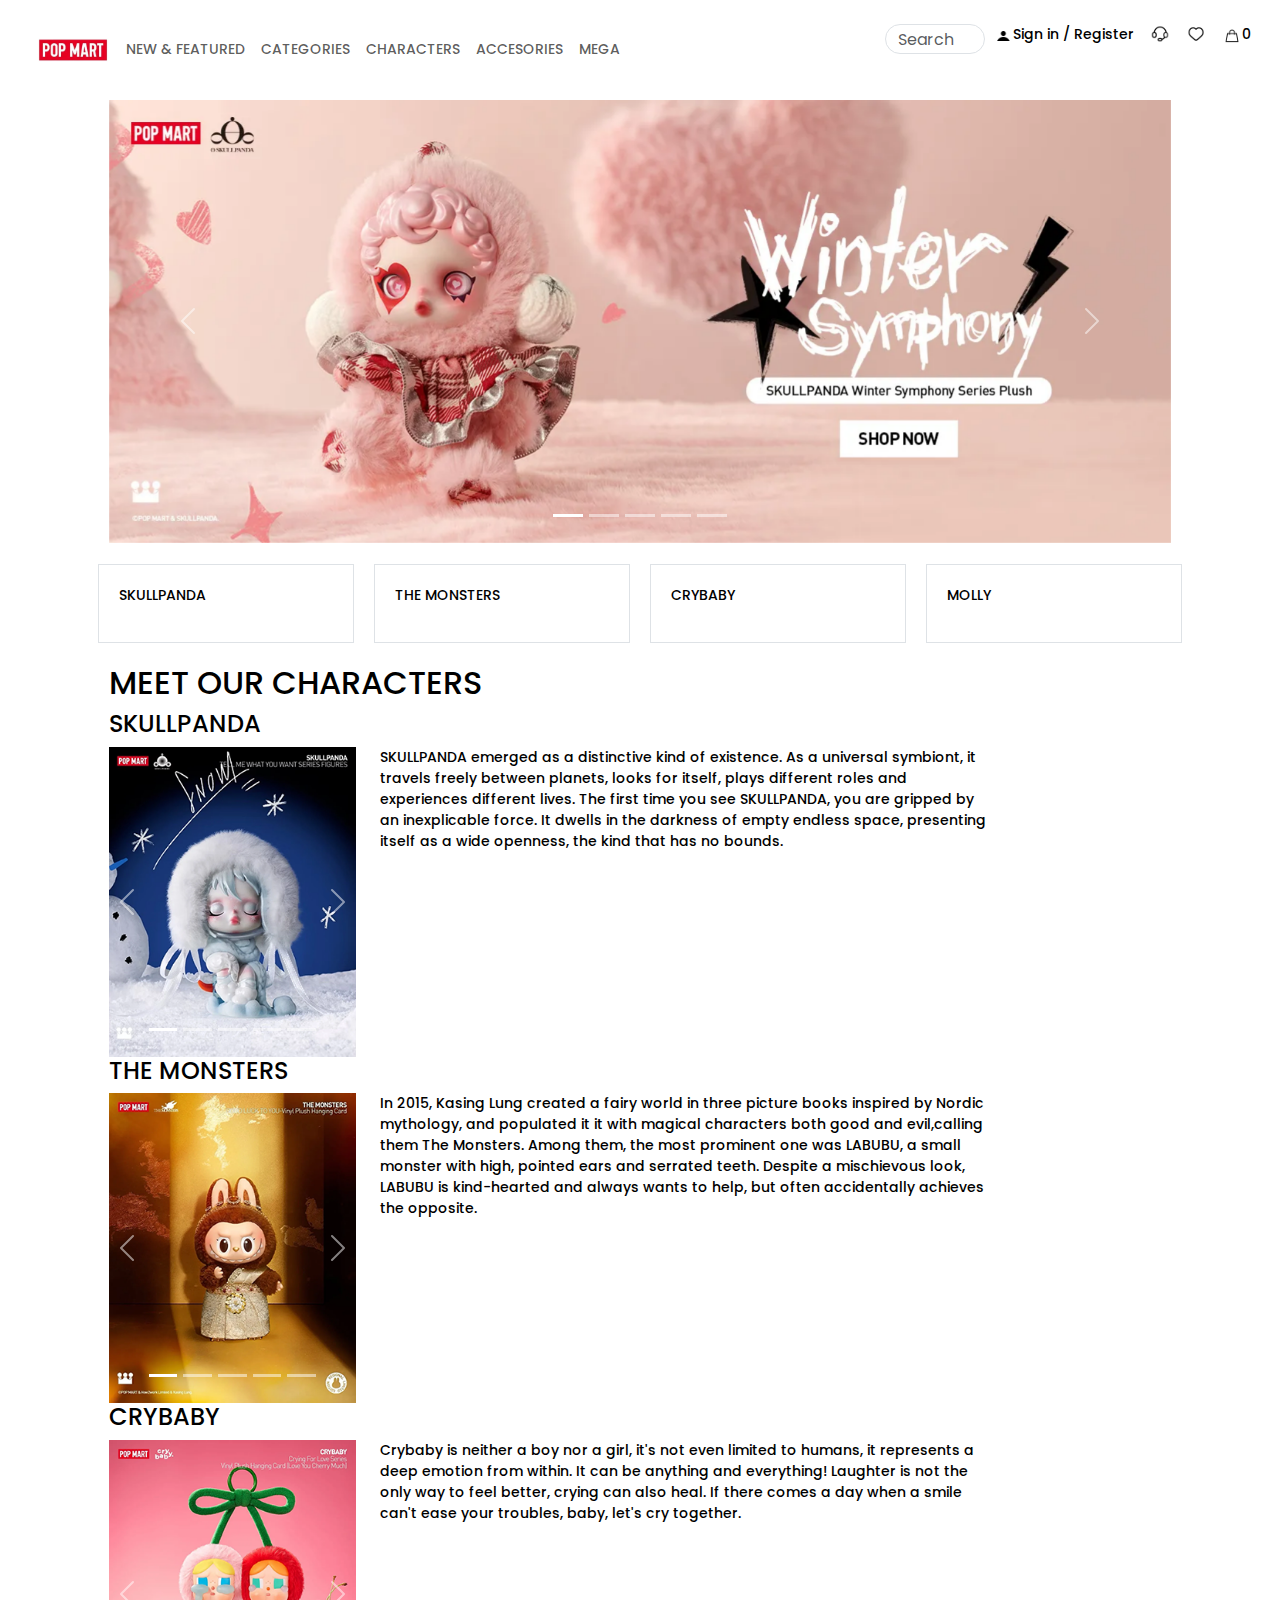
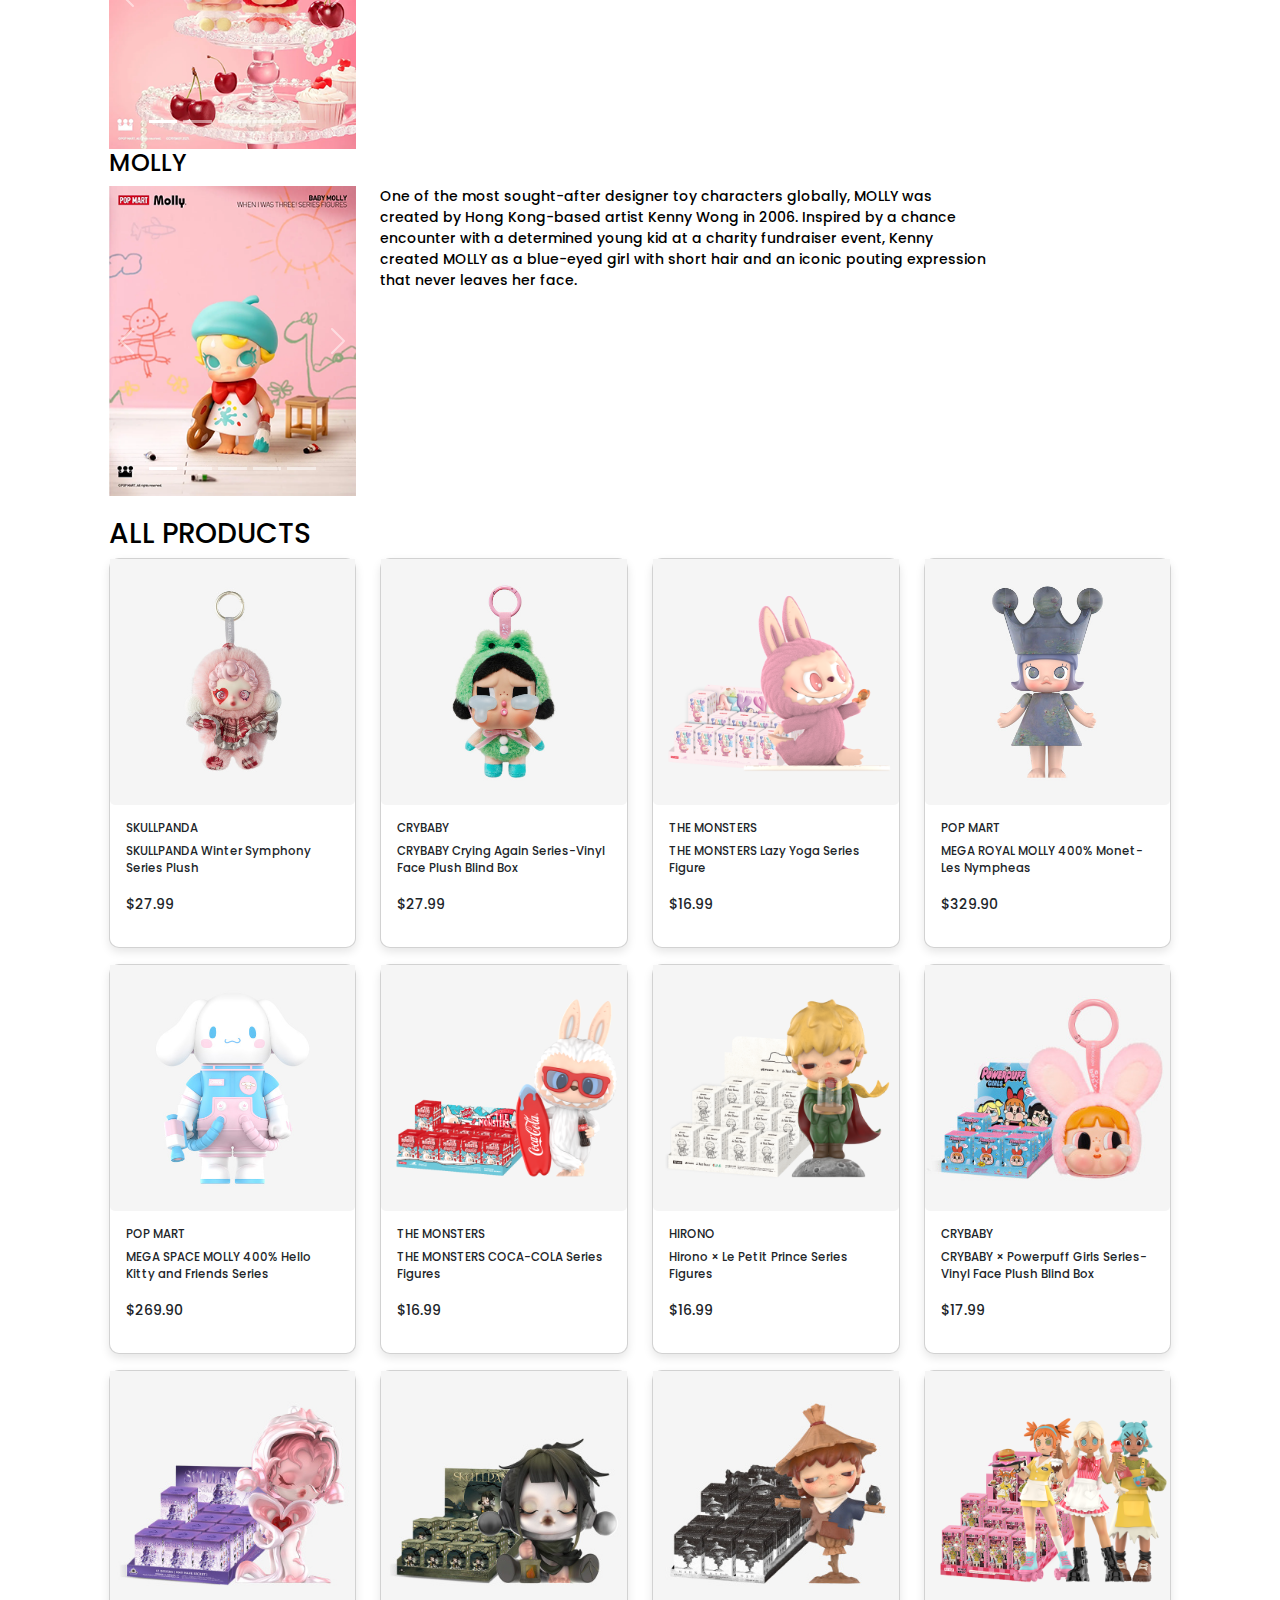
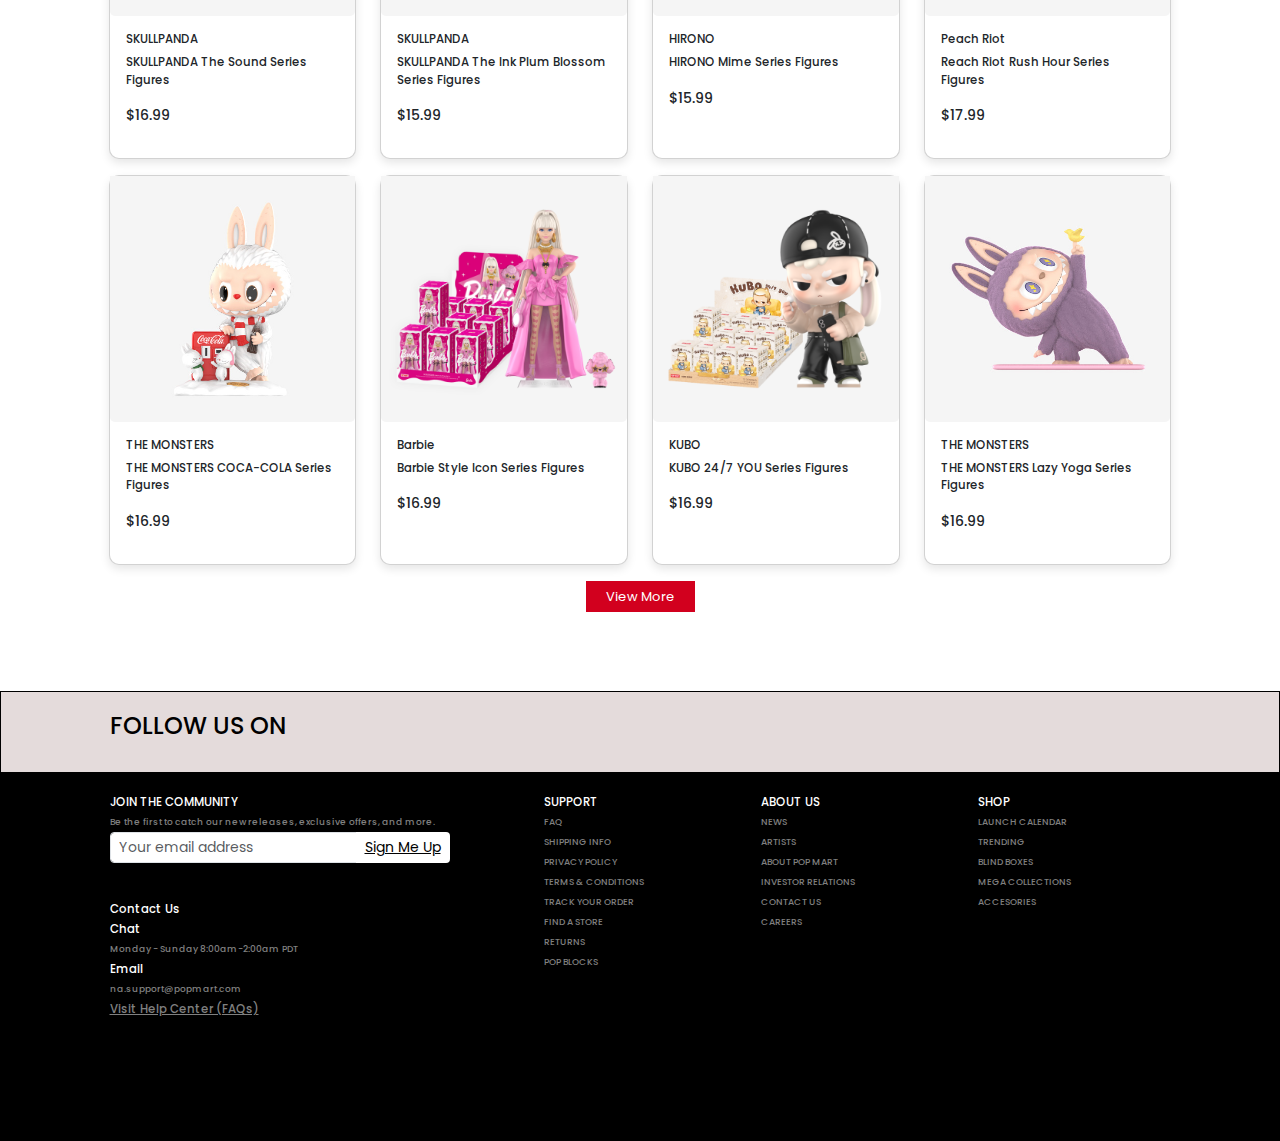
<file: index.html>
<html>

<head>
    <!-- Latest compiled and minified CSS -->
    <link href="https://cdn.jsdelivr.net/npm/bootstrap@5.3.3/dist/css/bootstrap.min.css" rel="stylesheet">

    <!-- Latest compiled JavaScript -->
    <script src="https://cdn.jsdelivr.net/npm/bootstrap@5.3.3/dist/js/bootstrap.bundle.min.js"></script>
    <meta charset="utf-8">
    <meta http-equiv="X-UA-Compatible" content="IE=edge">
    <title>POP MART (home) </title>
    <link rel="icon" type="image/x-icon" href="images/headic.png">
    <meta name="description" content="">
    <meta name="viewport" content="width=device-width, initial-scale=1">
    <link rel="stylesheet" href="company.css">
    <link rel="preconnect" href="https://fonts.googleapis.com">
    <link rel="preconnect" href="https://fonts.gstatic.com" crossorigin>
    <link
        href="https://fonts.googleapis.com/css2?family=Poppins:ital,wght@0,100;0,200;0,300;0,400;0,500;0,600;0,700;0,800;0,900;1,100;1,200;1,300;1,400;1,500;1,600;1,700;1,800;1,900&display=swap"
        rel="stylesheet">
</head>

<body class="poppins">
    <nav class="navbar navbar-expand-sm" style="height: 100px;">
        <div class="container-fluid">
            <a class="navbar-brand" href="javascript:void(0)"><a href="index.html"><img src="icon.webp"
                        style="width: 90px;"></a></a>
            <button class="navbar-toggler" type="button" data-bs-toggle="collapse" data-bs-target="#mynavbar">
                <span class="navbar-toggler-icon"></span>
            </button>
            <div class="collapse navbar-collapse" id="mynavbar">
                <div class="col-sm-8">
                    <ul class="navbar-nav me-auto">
                        <li class="nav-item">
                            <a class="nav-link" href="javascript:void(0)">NEW & FEATURED</a>
                        </li>
                        <li class="nav-item">
                            <a class="nav-link" href="javascript:void(0)">CATEGORIES</a>
                        </li>
                        <li class="nav-item">
                            <a class="nav-link" href="javascript:void(0)">CHARACTERS</a>
                        </li>
                        <li class="nav-item">
                            <a class="nav-link" href="javascript:void(0)">ACCESORIES</a>
                        </li>
                        <li class="nav-item">
                            <a class="nav-link" href="javascript:void(0)">MEGA</a>
                        </li>
                    </ul>
                </div>
                <div>
                    <form class="d-flex">
                        <input class="form-control me-2" type="text" placeholder="Search"
                            style="width:100px; height:30px;" id="search">
                        <div class="icons">
                            <p><img src="images/user.png" class="icon"><a href="member.html">Sign in / Register</a></p>
                            <p><img src="images/service.webp" class="icon"></p>
                            <p><img src="images/heart.png" class="icon"></p>
                            <p><img src="images/bag.png" class="icon">0</p>
                        </div>
                    </form>
                </div>
            </div>
        </div>
    </nav>
    <div class="row">
        <div class="col-sm-1"></div>
        <div class="col-sm-10">

            <!-- Carousel -->
            <div id="demo" class="carousel slide" data-bs-ride="carousel">

                <!-- Indicators/dots -->
                <div class="carousel-indicators">
                    <button type="button" data-bs-target="#demo" data-bs-slide-to="0" class="active"></button>
                    <button type="button" data-bs-target="#demo" data-bs-slide-to="1"></button>
                    <button type="button" data-bs-target="#demo" data-bs-slide-to="2"></button>
                    <button type="button" data-bs-target="#demo" data-bs-slide-to="3"></button>
                    <button type="button" data-bs-target="#demo" data-bs-slide-to="4"></button>
                </div>

                <!-- The slideshow/carousel -->
                <div class="carousel-inner">
                    <div class="carousel-item active">
                        <img src="images/slide1.webp" alt="skull panda" class="d-block" style="width:100%">
                    </div>
                    <div class="carousel-item">
                        <img src="images/slide2re.webp" alt="mega space molly" class="d-block" style="width:100%">
                    </div>
                    <div class="carousel-item">
                        <img src="images/slide3.webp" alt="member early access" class="d-block" style="width:100%">
                    </div>
                    <div class="carousel-item">
                        <img src="images/slide4.webp" alt="pop now" class="d-block" style="width:100%">
                    </div>
                    <div class="carousel-item">
                        <img src="images/slide5.webp" alt="jujutsu figures" class="d-block" style="width:100%">
                    </div>

                    <!-- Left and right controls/icons -->
                    <button class="carousel-control-prev" type="button" data-bs-target="#demo" data-bs-slide="prev">
                        <span class="carousel-control-prev-icon"></span>
                    </button>
                    <button class="carousel-control-next" type="button" data-bs-target="#demo" data-bs-slide="next">
                        <span class="carousel-control-next-icon"></span>
                    </button>
                </div>
            </div>
        </div>
        <div class="col-sm-1"></div>
    </div>

    <br>

    <nav>
        <ul class="nav">
            <li class="nav-item1">
                <div class="border" id="text">
                    <p class="groove"><a href="#skull">SKULLPANDA</a></p>
                </div>
            </li>
            <li class="nav-item1">
                <div class="border" id="text">
                    <p class="groove"><a href="#monster">THE MONSTERS</a></p>
                </div>
            </li>
            <li class="nav-item1">
                <div class="border" id="text">
                    <p class="groove"><a href="#crybaby">CRYBABY</a></p>
                </div>
            </li>
            <li class="nav-item1">
                <div class="border" id="text">
                    <p class="groove"><a href="#molly">MOLLY</a></p>
                </div>
            </li>
        </ul>
    </nav>

    <br>

    <div class="row" id="skull">
        <div class="col-sm-1"></div>
        <div class="col-sm-10">
            <h2>MEET OUR CHARACTERS</h2>
            <h4>SKULLPANDA</h4>
            <div class="row">
                <div class="col-sm-3">
                    <!-- Carousel -->
                    <div id="demo2" class="carousel slide" data-bs-ride="carousel">

                        <!-- Indicators/dots -->
                        <div class="carousel-indicators">
                            <button type="button" data-bs-target="#demo2" data-bs-slide-to="0" class="active"></button>
                            <button type="button" data-bs-target="#demo2" data-bs-slide-to="1"></button>
                            <button type="button" data-bs-target="#demo2" data-bs-slide-to="2"></button>
                            <button type="button" data-bs-target="#demo2" data-bs-slide-to="3"></button>
                            <button type="button" data-bs-target="#demo2" data-bs-slide-to="4"></button>
                        </div>

                        <!-- The slideshow/carousel -->
                        <div class="carousel-inner">
                            <div class="carousel-item active">
                                <img src="images/skullpanda2ff.png" alt="skull panda" class="d-block"
                                    style="width:100%">
                            </div>
                            <div class="carousel-item">
                                <img src="images/skullpanda3ff.png" alt="mega space molly" class="d-block"
                                    style="width:100%">
                            </div>
                            <div class="carousel-item">
                                <img src="images/skullpanda4ff.png" alt="member early access" class="d-block"
                                    style="width:100%">
                            </div>
                            <div class="carousel-item">
                                <img src="images/skullpanda5ff.png" alt="pop now" class="d-block" style="width:100%">
                            </div>
                            <div class="carousel-item">
                                <img src="images/skullpanda6ff.png" alt="jujutsu figures" class="d-block"
                                    style="width:100%">
                            </div>

                            <!-- Left and right controls/icons -->
                            <button class="carousel-control-prev" type="button" data-bs-target="#demo2"
                                data-bs-slide="prev">
                                <span class="carousel-control-prev-icon"></span>
                            </button>
                            <button class="carousel-control-next" type="button" data-bs-target="#demo2"
                                data-bs-slide="next">
                                <span class="carousel-control-next-icon"></span>
                            </button>
                        </div>
                    </div>
                </div>
                <div class="col-sm-7">
                    <p>SKULLPANDA emerged as a distinctive kind of existence. As a universal symbiont, it travels freely
                        between
                        planets, looks for itself, plays different roles and experiences different lives. The first time
                        you
                        see
                        SKULLPANDA, you are gripped by an inexplicable force. It dwells in the darkness of empty endless
                        space,
                        presenting itself as a wide openness, the kind that has no bounds.</p>
                </div>
            </div>
        </div>
        <div class="col-sm-1"></div>
    </div>
    <div class="row" id="monster">
        <div class="col-sm-1"></div>
        <div class="col-sm-10">
            <h4>THE MONSTERS</h4>
            <div class="row">
                <div class="col-sm-3">
                    <!-- Carousel -->
                    <div id="demo3" class="carousel slide" data-bs-ride="carousel">

                        <!-- Indicators/dots -->
                        <div class="carousel-indicators">
                            <button type="button" data-bs-target="#demo3" data-bs-slide-to="0" class="active"></button>
                            <button type="button" data-bs-target="#demo3" data-bs-slide-to="1"></button>
                            <button type="button" data-bs-target="#demo3" data-bs-slide-to="2"></button>
                            <button type="button" data-bs-target="#demo3" data-bs-slide-to="3"></button>
                            <button type="button" data-bs-target="#demo3" data-bs-slide-to="4"></button>
                        </div>

                        <!-- The slideshow/carousel -->
                        <div class="carousel-inner">
                            <div class="carousel-item active">
                                <img src="images/monster1f.png" alt="skull panda" class="d-block" style="width:100%">
                            </div>
                            <div class="carousel-item">
                                <img src="images/monster2f.png" alt="mega space molly" class="d-block"
                                    style="width:100%">
                            </div>
                            <div class="carousel-item">
                                <img src="images/monster4f.png" alt="member early access" class="d-block"
                                    style="width:100%">
                            </div>
                            <div class="carousel-item">
                                <img src="images/monster5f.png" alt="pop now" class="d-block" style="width:100%">
                            </div>
                            <div class="carousel-item">
                                <img src="images/monster6f.png" alt="jujutsu figures" class="d-block"
                                    style="width:100%">
                            </div>

                            <!-- Left and right controls/icons -->
                            <button class="carousel-control-prev" type="button" data-bs-target="#demo3"
                                data-bs-slide="prev">
                                <span class="carousel-control-prev-icon"></span>
                            </button>
                            <button class="carousel-control-next" type="button" data-bs-target="#demo3"
                                data-bs-slide="next">
                                <span class="carousel-control-next-icon"></span>
                            </button>
                        </div>
                    </div>
                </div>
                <div class="col-sm-7">
                    <p>In 2015, Kasing Lung created a fairy world in three picture books inspired by Nordic mythology,
                        and
                        populated it it with magical characters both good and evil,calling them The Monsters. Among
                        them,
                        the
                        most prominent one was LABUBU, a small monster with high, pointed ears and serrated teeth.
                        Despite a
                        mischievous look, LABUBU is kind-hearted and always wants to help, but often accidentally
                        achieves
                        the
                        opposite.</p>
                </div>
            </div>
        </div>
        <div class="col-sm-1"></div>
    </div>
    <div class="row" id="crybaby">
        <div class="col-sm-1"></div>
        <div class="col-sm-10">
            <h4>CRYBABY</h4>
            <div class="row">
                <div class="col-sm-3">
                    <!-- Carousel -->
                    <div id="demo3" class="carousel slide" data-bs-ride="carousel">

                        <!-- Indicators/dots -->
                        <div class="carousel-indicators">
                            <button type="button" data-bs-target="#demo4" data-bs-slide-to="0" class="active"></button>
                            <button type="button" data-bs-target="#demo4" data-bs-slide-to="1"></button>
                            <button type="button" data-bs-target="#demo4" data-bs-slide-to="2"></button>
                            <button type="button" data-bs-target="#demo4" data-bs-slide-to="3"></button>
                            <button type="button" data-bs-target="#demo4" data-bs-slide-to="4"></button>
                        </div>

                        <!-- The slideshow/carousel -->
                        <div class="carousel-inner">
                            <div class="carousel-item active">
                                <img src="images/crybaby2f.png" alt="skull panda" class="d-block" style="width:100%">
                            </div>
                            <div class="carousel-item">
                                <img src="images/crybaby5f.png" alt="mega space molly" class="d-block"
                                    style="width:100%">
                            </div>
                            <div class="carousel-item">
                                <img src="images/crybaby6f.png" alt="member early access" class="d-block"
                                    style="width:100%">
                            </div>
                            <div class="carousel-item">
                                <img src="images/crybaby7f.png" alt="pop now" class="d-block" style="width:100%">
                            </div>
                            <div class="carousel-item">
                                <img src="images/crybaby8f.png" alt="jujutsu figures" class="d-block"
                                    style="width:100%">
                            </div>

                            <!-- Left and right controls/icons -->
                            <button class="carousel-control-prev" type="button" data-bs-target="#demo4"
                                data-bs-slide="prev">
                                <span class="carousel-control-prev-icon"></span>
                            </button>
                            <button class="carousel-control-next" type="button" data-bs-target="#demo4"
                                data-bs-slide="next">
                                <span class="carousel-control-next-icon"></span>
                            </button>
                        </div>
                    </div>
                </div>
                <div class="col-sm-7">
                    <p>Crybaby is neither a boy nor a girl, it's not even limited to humans, it represents a deep
                        emotion
                        from
                        within. It can be anything and everything! Laughter is not the only way to feel better, crying
                        can
                        also
                        heal. If there comes a day when a smile can't ease your troubles, baby, let's cry together.</p>
                </div>
            </div>
        </div>
        <div class="col-sm-1"></div>
    </div>
    <div class="row" id="molly">
        <div class="col-sm-1"></div>
        <div class="col-sm-10">
            <h4>MOLLY</h4>
            <div class="row">
                <div class="col-sm-3">
                    <!-- Carousel -->
                    <div id="demo5" class="carousel slide" data-bs-ride="carousel">

                        <!-- Indicators/dots -->
                        <div class="carousel-indicators">
                            <button type="button" data-bs-target="#demo5" data-bs-slide-to="0" class="active"></button>
                            <button type="button" data-bs-target="#demo5" data-bs-slide-to="1"></button>
                            <button type="button" data-bs-target="#demo5" data-bs-slide-to="2"></button>
                            <button type="button" data-bs-target="#demo5" data-bs-slide-to="3"></button>
                            <button type="button" data-bs-target="#demo5" data-bs-slide-to="4"></button>
                        </div>

                        <!-- The slideshow/carousel -->
                        <div class="carousel-inner">
                            <div class="carousel-item active">
                                <img src="images/molly2f.png" alt="skull panda" class="d-block" style="width:100%">
                            </div>
                            <div class="carousel-item">
                                <img src="images/molly3f.png" alt="mega space molly" class="d-block" style="width:100%">
                            </div>
                            <div class="carousel-item">
                                <img src="images/molly5f.png" alt="member early access" class="d-block"
                                    style="width:100%">
                            </div>
                            <div class="carousel-item">
                                <img src="images/molly6f.png" alt="pop now" class="d-block" style="width:100%">
                            </div>
                            <div class="carousel-item">
                                <img src="images/molly7f.png" alt="jujutsu figures" class="d-block" style="width:100%">
                            </div>

                            <!-- Left and right controls/icons -->
                            <button class="carousel-control-prev" type="button" data-bs-target="#demo5"
                                data-bs-slide="prev">
                                <span class="carousel-control-prev-icon"></span>
                            </button>
                            <button class="carousel-control-next" type="button" data-bs-target="#demo5"
                                data-bs-slide="next">
                                <span class="carousel-control-next-icon"></span>
                            </button>
                        </div>
                    </div>
                </div>
                <div class="col-sm-7">
                    <p>One of the most sought-after designer toy characters globally, MOLLY was created by Hong
                        Kong-based
                        artist Kenny Wong in 2006. Inspired by a chance encounter with a determined young kid at a
                        charity
                        fundraiser event, Kenny created MOLLY as a blue-eyed girl with short hair and an iconic pouting
                        expression that never leaves her face.</p>
                </div>
            </div>
        </div>
        <div class="col-sm-1"></div>
    </div>

    <br>

    <div>
        <div class="row">
            <div class="col-sm-1"></div>
            <div class="col-sm-10">
                <h3>ALL PRODUCTS</h3>
                <div class="row">
                    <div class="col-sm-3 mb-3">
                        <div class="card" style="width:100%">
                            <a href="story.html">
                                <img class="card-img-bottom" src="images/card1.jpg" alt="Card image" style="width:100%">
                            </a>
                            <div class="card-body">
                                <h4 class="card-title">SKULLPANDA</h4>
                                <p class="card-text">SKULLPANDA Winter Symphony Series Plush</p>
                                <p>$27.99</p>
                            </div>
                        </div>
                    </div>
                    <div class="col-sm-3 mb-3">
                        <div class="card" style="width:100%">
                            <img class="card-img-bottom" src="images/card2.jpg" alt="Card image" style="width:100%">
                            <div class="card-body">
                                <h4 class="card-title">CRYBABY</h4>
                                <p class="card-text">CRYBABY Crying Again Series-Vinyl Face Plush Blind Box</p>
                                <p>$27.99</p>
                            </div>
                        </div>
                    </div>
                    <div class="col-sm-3 mb-3">
                        <div class="card" style="width:100%">
                            <img class="card-img-bottom" src="images/card3.png" alt="Card image" style="width:100%">
                            <div class="card-body">
                                <h4 class="card-title">THE MONSTERS</h4>
                                <p class="card-text">THE MONSTERS Lazy Yoga Series Figure</p>
                                <p>$16.99</p>
                            </div>
                        </div>
                    </div>
                    <div class="col-sm-3 mb-3">
                        <div class="card" style="width:100%">
                            <img class="card-img-bottom" src="images/card4.jpg" alt="Card image" style="width:100%">
                            <div class="card-body">
                                <h4 class="card-title">POP MART</h4>
                                <p class="card-text">MEGA ROYAL MOLLY 400% Monet-Les Nympheas</p>
                                <p>$329.90</p>
                            </div>
                        </div>
                    </div>
                </div>
            </div>
            <div class="col-sm-1"></div>
        </div>
    </div>
    <div>
        <div class="row">
            <div class="col-sm-1"></div>
            <div class="col-sm-10">
                <div class="row">
                    <div class="col-sm-3 mb-3">
                        <div class="card" style="width:100%">
                            <img class="card-img-bottom" src="images/card5.jpg" alt="Card image" style="width:100%">
                            <div class="card-body">
                                <h4 class="card-title">POP MART</h4>
                                <p class="card-text">MEGA SPACE MOLLY 400% Hello Kitty and Friends Series</p>
                                <p>$269.90</p>
                            </div>
                        </div>
                    </div>
                    <div class="col-sm-3 mb-3">
                        <div class="card" style="width:100%">
                            <img class="card-img-bottom" src="images/card6.png" alt="Card image" style="width:100%">
                            <div class="card-body">
                                <h4 class="card-title">THE MONSTERS</h4>
                                <p class="card-text">THE MONSTERS COCA-COLA Series Figures</p>
                                <p>$16.99</p>
                            </div>
                        </div>
                    </div>
                    <div class="col-sm-3 mb-3">
                        <div class="card" style="width:100%">
                            <img class="card-img-bottom" src="images/card7.png" alt="Card image" style="width:100%">
                            <div class="card-body">
                                <h4 class="card-title">HIRONO</h4>
                                <p class="card-text">Hirono × Le Petit Prince Series Figures</p>
                                <p>$16.99</p>
                            </div>
                        </div>
                    </div>
                    <div class="col-sm-3 mb-3">
                        <div class="card" style="width:100%">
                            <img class="card-img-bottom" src="images/card8.jpg" alt="Card image" style="width:100%">
                            <div class="card-body">
                                <h4 class="card-title">CRYBABY</h4>
                                <p class="card-text">CRYBABY × Powerpuff Girls Series-Vinyl Face Plush Blind Box</p>
                                <p>$17.99</p>
                            </div>
                        </div>
                    </div>
                </div>
            </div>
            <div class="col-sm-1"></div>
        </div>
    </div>
    <div>
        <div class="row">
            <div class="col-sm-1"></div>
            <div class="col-sm-10">
                <div class="row">
                    <div class="col-sm-3 mb-3">
                        <div class="card" style="width:100%">
                            <img class="card-img-bottom" src="images/card9.jpg" alt="Card image" style="width:100%">
                            <div class="card-body">
                                <h4 class="card-title">SKULLPANDA</h4>
                                <p class="card-text">SKULLPANDA The Sound Series Figures</p>
                                <p>$16.99</p>
                            </div>
                        </div>
                    </div>
                    <div class="col-sm-3 mb-3">
                        <div class="card" style="width:100%">
                            <img class="card-img-bottom" src="images/card10.jpg" alt="Card image" style="width:100%">
                            <div class="card-body">
                                <h4 class="card-title">SKULLPANDA</h4>
                                <p class="card-text">SKULLPANDA The Ink Plum Blossom Series Figures</p>
                                <p>$15.99</p>
                            </div>
                        </div>
                    </div>
                    <div class="col-sm-3 mb-3">
                        <div class="card" style="width:100%">
                            <img class="card-img-bottom" src="images/card11.jpg" alt="Card image" style="width:100%">
                            <div class="card-body">
                                <h4 class="card-title">HIRONO</h4>
                                <p class="card-text">HIRONO Mime Series Figures</p>
                                <p>$15.99</p>
                            </div>
                        </div>
                    </div>
                    <div class="col-sm-3 mb-3">
                        <div class="card" style="width:100%">
                            <img class="card-img-bottom" src="images/card12.png" alt="Card image" style="width:100%">
                            <div class="card-body">
                                <h4 class="card-title">Peach Riot</h4>
                                <p class="card-text">Reach Riot Rush Hour Series Figures</p>
                                <p>$17.99</p>
                            </div>
                        </div>
                    </div>
                </div>
            </div>
            <div class="col-sm-1"></div>
        </div>
    </div>


    <div>
        <div class="row">
            <div class="col-sm-1"></div>
            <div class="col-sm-10">
                <div class="row">
                    <div class="col-sm-3 mb-3">
                        <div class="card" style="width:100%">
                            <img class="card-img-bottom" src="images/card13.jpg" alt="Card image" style="width:100%">
                            <div class="card-body">
                                <h4 class="card-title">THE MONSTERS</h4>
                                <p class="card-text">THE MONSTERS COCA-COLA Series Figures</p>
                                <p>$16.99</p>
                            </div>
                        </div>
                    </div>
                    <div class="col-sm-3 mb-3">
                        <div class="card" style="width:100%">
                            <img class="card-img-bottom" src="images/card14.png" alt="Card image" style="width:100%">
                            <div class="card-body">
                                <h4 class="card-title">Barbie</h4>
                                <p class="card-text">Barbie Style Icon Series Figures</p>
                                <p>$16.99</p>
                            </div>
                        </div>
                    </div>
                    <div class="col-sm-3 mb-3">
                        <div class="card" style="width:100%">
                            <img class="card-img-bottom" src="images/card15.png" alt="Card image" style="width:100%">
                            <div class="card-body">
                                <h4 class="card-title">KUBO</h4>
                                <p class="card-text">KUBO 24/7 YOU Series Figures</p>
                                <p>$16.99</p>
                            </div>
                        </div>
                    </div>
                    <div class="col-sm-3 mb-3">
                        <div class="card" style="width:100%">
                            <img class="card-img-bottom" src="images/card16.jpg" alt="Card image" style="width:100%">
                            <div class="card-body">
                                <h4 class="card-title">THE MONSTERS</h4>
                                <p class="card-text">THE MONSTERS Lazy Yoga Series Figures</p>
                                <p>$16.99</p>
                            </div>
                        </div>
                    </div>
                </div>
            </div>
            <div class="col-sm-1"></div>
        </div>
    </div>
    <div class="text-center" class="btn">
        <p class="btn btn-primary more">View More</p>
    </div>
    <br>
    <br>
    <br>
    <div class="footer">
        <div class="beige">
            <div class="row">
                <div class="col-sm-1"></div>
                <div class="col-sm-2">
                    <h4>FOLLOW US ON</h4>
                </div>
                <div class="col-sm-9"></div>
            </div>
        </div>
        <div class="black">
            <div class="row">
                <div class="col-sm-1"></div>
                <div class="col-sm-3">
                    <p>JOIN THE COMMUNITY</p>
                    <br>
                    <p class="gstext">Be the first to catch our new releases, exclusive offers, and more.</p>
                    <br>
                    <br>
                    <div class="input-group mb-3 input-group-sm">
                        <input type="text" class="form-control" placeholder="Your email address">
                        <button class="btn btn-basic sign" type="submit">Sign Me Up</button>
                    </div>
                    <p>Contact Us</p>
                    <br>
                    <div class="box1">
                        <p class="chat1">Chat</p>
                        <br>
                        <p class="gstext">Monday - Sunday 8:00am-2:00am PDT</p>
                    </div>
                    <br>
                    <div class="box2">
                        <p class="email1">Email</p>
                        <br>
                        <p class="gstext">na.support@popmart.com</p>
                    </div>
                    <br>
                    <p class="gstext1">Visit Help Center (FAQs)</p>
                </div>
                <div class="col-sm-1"></div>
                <div class="col-sm-2">
                    <p>SUPPORT</p>
                    <br>
                    <p class="gstext">FAQ</p>
                    <br>
                    <p class="gstext">SHIPPING INFO</p>
                    <br>
                    <p class="gstext">PRIVACY POLICY</p>
                    <br>
                    <p class="gstext">TERMS & CONDITIONS</p>
                    <br>
                    <p class="gstext">TRACK YOUR ORDER</p>
                    <br>
                    <p class="gstext">FIND A STORE</p>
                    <br>
                    <p class="gstext">RETURNS</p>
                    <br>
                    <p class="gstext">POP BLOCKS</p>
                </div>
                <div class="col-sm-2">
                    <p>ABOUT US</p>
                    <br>
                    <p class="gstext">NEWS</p>
                    <br>
                    <p class="gstext">ARTISTS</p>
                    <br>
                    <p class="gstext">ABOUT POP MART</p>
                    <br>
                    <p class="gstext">INVESTOR RELATIONS</p>
                    <br>
                    <p class="gstext">CONTACT US</p>
                    <br>
                    <p class="gstext">CAREERS</p>
                </div>
                <div class="col-sm-2">
                    <p>SHOP</p>
                    <br>
                    <p class="gstext">LAUNCH CALENDAR</p>
                    <br>
                    <p class="gstext">TRENDING</p>
                    <br>
                    <p class="gstext">BLIND BOXES</p>
                    <br>
                    <p class="gstext">MEGA COLLECTIONS</p>
                    <br>
                    <p class="gstext">ACCESORIES</p>
                </div>
                <div class="col-sm-1"></div>
            </div>
        </div>
    </div>
</body>

</html>
</file>
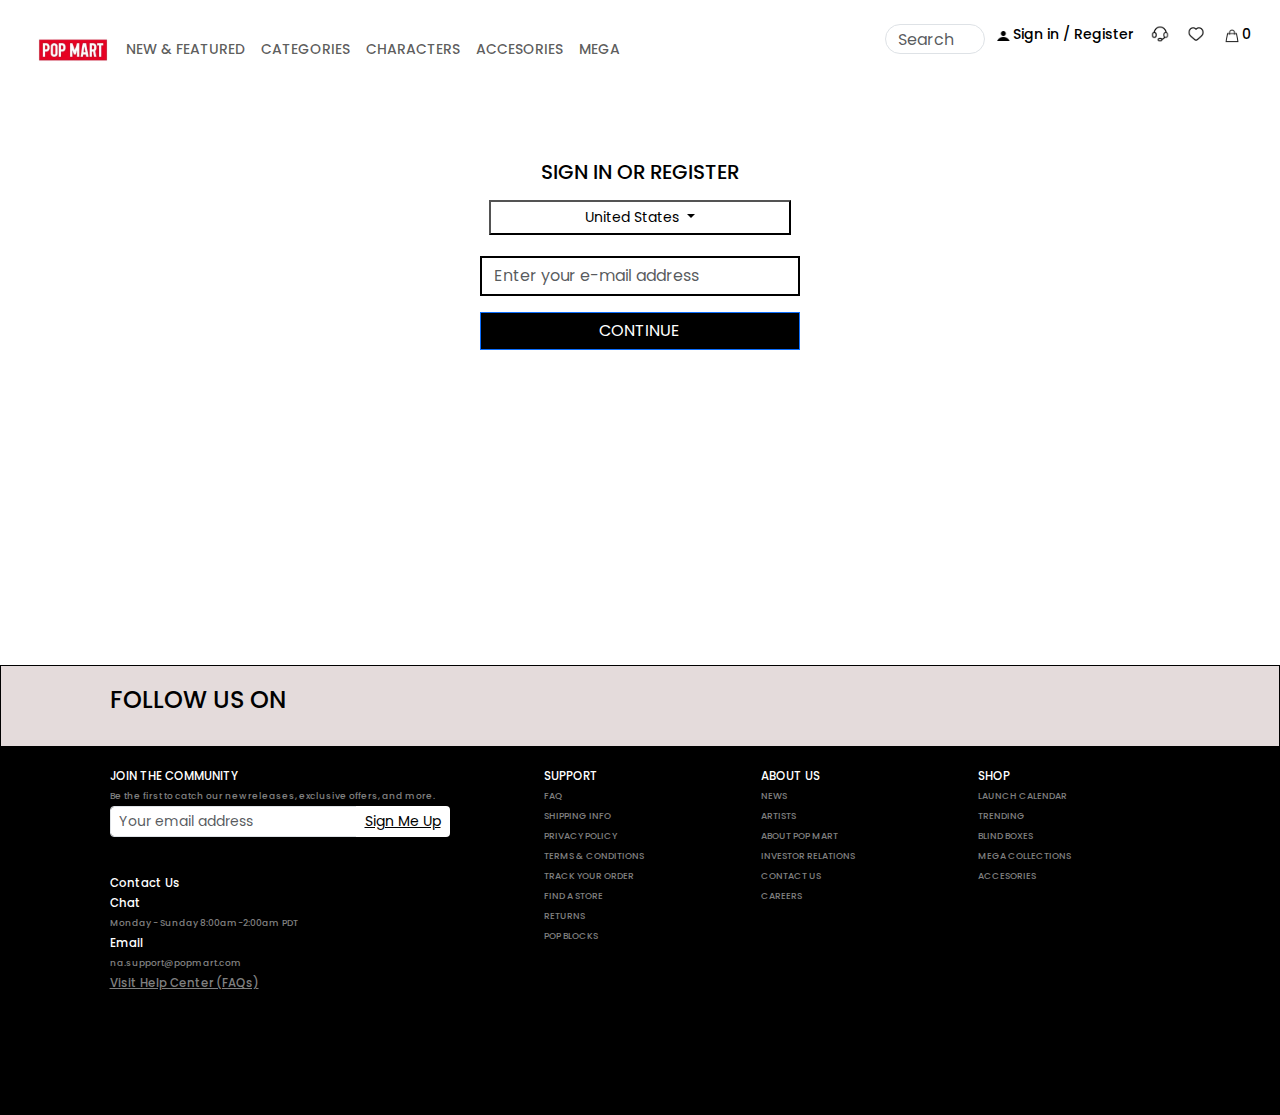
<file: member.html>
<html>

<head>
    <!-- Latest compiled and minified CSS -->
    <link href="https://cdn.jsdelivr.net/npm/bootstrap@5.3.3/dist/css/bootstrap.min.css" rel="stylesheet">

    <!-- Latest compiled JavaScript -->
    <script src="https://cdn.jsdelivr.net/npm/bootstrap@5.3.3/dist/js/bootstrap.bundle.min.js"></script>
    <meta charset="utf-8">
    <meta http-equiv="X-UA-Compatible" content="IE=edge">
    <title>POP MART (home) </title>
    <link rel="icon" type="image/x-icon" href="images/headic.png">
    <meta name="description" content="">
    <meta name="viewport" content="width=device-width, initial-scale=1">
    <link rel="stylesheet" href="company.css">
    <link rel="preconnect" href="https://fonts.googleapis.com">
    <link rel="preconnect" href="https://fonts.gstatic.com" crossorigin>
    <link
        href="https://fonts.googleapis.com/css2?family=Poppins:ital,wght@0,100;0,200;0,300;0,400;0,500;0,600;0,700;0,800;0,900;1,100;1,200;1,300;1,400;1,500;1,600;1,700;1,800;1,900&display=swap"
        rel="stylesheet">
</head>

<body class="poppins">
    <nav class="navbar navbar-expand-sm" style="height: 100px;">
        <div class="container-fluid">
            <a class="navbar-brand" href="javascript:void(0)"><a href="index.html"><img src="icon.webp"
                        style="width: 90px;"></a></a>
            <button class="navbar-toggler" type="button" data-bs-toggle="collapse" data-bs-target="#mynavbar">
                <span class="navbar-toggler-icon"></span>
            </button>
            <div class="collapse navbar-collapse" id="mynavbar">
                <div class="col-sm-8">
                    <ul class="navbar-nav me-auto">
                        <li class="nav-item">
                            <a class="nav-link" href="javascript:void(0)">NEW & FEATURED</a>
                        </li>
                        <li class="nav-item">
                            <a class="nav-link" href="javascript:void(0)">CATEGORIES</a>
                        </li>
                        <li class="nav-item">
                            <a class="nav-link" href="javascript:void(0)">CHARACTERS</a>
                        </li>
                        <li class="nav-item">
                            <a class="nav-link" href="javascript:void(0)">ACCESORIES</a>
                        </li>
                        <li class="nav-item">
                            <a class="nav-link" href="javascript:void(0)">MEGA</a>
                        </li>
                    </ul>
                </div>
                <div>
                    <form class="d-flex">
                        <input class="form-control me-2" type="text" placeholder="Search"
                            style="width:100px; height:30px;" id="search">
                        <div class="icons">
                            <p><img src="images/user.png" class="icon"><a href="member.html">Sign in / Register</a></p>
                            <p><img src="images/service.webp" class="icon"></p>
                            <p><img src="images/heart.png" class="icon"></p>
                            <p><img src="images/bag.png" class="icon">0</p>
                        </div>
                    </form>
                </div>
            </div>
        </div>
    </nav>
    <div class="row countries">
        <center>
            <div class="col-sm-4"></div>
            <div class="col-sm-4">
                <h2 class="header">SIGN IN OR REGISTER</h2>
                <div class="container mt-3">
                    <div class="dropdown">
                        <button type="button" class="btn1 btn-primary dropdown-toggle w-75" data-bs-toggle="dropdown"
                            class="original">
                            United States
                        </button>
                        <ul class="dropdown-menu w-75">
                            <li><a class="dropdown-item" href="#">Australia</a></li>
                            <li><a class="dropdown-item" href="#">Austria</a></li>
                            <li><a class="dropdown-item" href="#">Belgium</a></li>
                            <li><a class="dropdown-item" href="#">Brazil</a></li>
                            <li><a class="dropdown-item" href="#">Canada</a></li>
                            <li><a class="dropdown-item" href="#">Croatia</a></li>
                            <li><a class="dropdown-item" href="#">Czech Republic</a></li>
                            <li><a class="dropdown-item" href="#">Denmark</a></li>
                            <li><a class="dropdown-item" href="#">Estonia</a></li>
                            <li><a class="dropdown-item" href="#">Finland</a></li>
                            <li><a class="dropdown-item" href="#">France</a></li>
                            <li><a class="dropdown-item" href="#">Germany</a></li>
                            <li><a class="dropdown-item" href="#">Greece</a></li>
                            <li><a class="dropdown-item" href="#">Hong Kong, China</a></li>
                            <li><a class="dropdown-item" href="#">Hungary</a></li>
                            <li><a class="dropdown-item" href="#">Indonesia</a></li>
                            <li><a class="dropdown-item" href="#">Ireland</a></li>
                            <li><a class="dropdown-item" href="#">Italy</a></li>
                            <li><a class="dropdown-item" href="#">Japan</a></li>
                            <li><a class="dropdown-item" href="#">Latvia</a></li>
                            <li><a class="dropdown-item" href="#">Lithuana</a></li>
                            <li><a class="dropdown-item" href="#">Luxemberg</a></li>
                            <li><a class="dropdown-item" href="#">Macao, China</a></li>
                            <li><a class="dropdown-item" href="#">Malaysia</a></li>
                            <li><a class="dropdown-item" href="#">Netherlands</a></li>
                            <li><a class="dropdown-item" href="#">New Zealand</a></li>
                            <li><a class="dropdown-item" href="#">Philippines</a></li>
                            <li><a class="dropdown-item" href="#">Poland</a></li>
                            <li><a class="dropdown-item" href="#">Portugal</a></li>
                            <li><a class="dropdown-item" href="#">Slovakia</a></li>
                            <li><a class="dropdown-item" href="#">Slovenia</a></li>
                            <li><a class="dropdown-item" href="#">South Korea</a></li>
                            <li><a class="dropdown-item" href="#">Spain</a></li>
                            <li><a class="dropdown-item" href="#">Sweden</a></li>
                            <li><a class="dropdown-item" href="#">Switzerland</a></li>
                            <li><a class="dropdown-item" href="#">Thailand</a></li>
                            <li><a class="dropdown-item" href="#">United Kingdom</a></li>
                            <li><a class="dropdown-item" href="#">United States</a></li>
                            <li><a class="dropdown-item" href="#">Vietnam</a></li>
                        </ul>
                    </div>
                </div>
                <br>
                <div class="input-group mb-3 w-75">
                    <input type="text" class="form-control email" placeholder="Enter your e-mail address" name="email">
                </div>

                <button type="submit" class="btn btn-primary w-75 continue">CONTINUE</button>
                </form>
            </div>
        </center>
    </div>
    <div class="col-sm-4"></div>
    </div>
    <br>
    <br>
    <br>
    <br>
    <br>
    <br>
    <br>
    <br>
    <br>
    <br>
    <br>
    <br>
    <br>
    <br>
    <br>
    <div class="footer">
        <div class="beige">
            <div class="row">
                <div class="col-sm-1"></div>
                <div class="col-sm-2">
                    <h4>FOLLOW US ON</h4>
                </div>
                <div class="col-sm-9"></div>
            </div>
        </div>
        <div class="black">
            <div class="row">
                <div class="col-sm-1"></div>
                <div class="col-sm-3">
                    <p>JOIN THE COMMUNITY</p>
                    <br>
                    <p class="gstext">Be the first to catch our new releases, exclusive offers, and more.</p>
                    <br>
                    <br>
                    <div class="input-group mb-3 input-group-sm">
                        <input type="text" class="form-control" placeholder="Your email address">
                        <button class="btn btn-basic sign" type="submit">Sign Me Up</button>
                    </div>
                    <p>Contact Us</p>
                    <br>
                    <div class="box1">
                        <p class="chat1">Chat</p>
                        <br>
                        <p class="gstext">Monday - Sunday 8:00am-2:00am PDT</p>
                    </div>
                    <br>
                    <div class="box2">
                        <p class="email1">Email</p>
                        <br>
                        <p class="gstext">na.support@popmart.com</p>
                    </div>
                    <br>
                    <p class="gstext1">Visit Help Center (FAQs)</p>
                </div>
                <div class="col-sm-1"></div>
                <div class="col-sm-2">
                    <p>SUPPORT</p>
                    <br>
                    <p class="gstext">FAQ</p>
                    <br>
                    <p class="gstext">SHIPPING INFO</p>
                    <br>
                    <p class="gstext">PRIVACY POLICY</p>
                    <br>
                    <p class="gstext">TERMS & CONDITIONS</p>
                    <br>
                    <p class="gstext">TRACK YOUR ORDER</p>
                    <br>
                    <p class="gstext">FIND A STORE</p>
                    <br>
                    <p class="gstext">RETURNS</p>
                    <br>
                    <p class="gstext">POP BLOCKS</p>
                </div>
                <div class="col-sm-2">
                    <p>ABOUT US</p>
                    <br>
                    <p class="gstext">NEWS</p>
                    <br>
                    <p class="gstext">ARTISTS</p>
                    <br>
                    <p class="gstext">ABOUT POP MART</p>
                    <br>
                    <p class="gstext">INVESTOR RELATIONS</p>
                    <br>
                    <p class="gstext">CONTACT US</p>
                    <br>
                    <p class="gstext">CAREERS</p>
                </div>
                <div class="col-sm-2">
                    <p>SHOP</p>
                    <br>
                    <p class="gstext">LAUNCH CALENDAR</p>
                    <br>
                    <p class="gstext">TRENDING</p>
                    <br>
                    <p class="gstext">BLIND BOXES</p>
                    <br>
                    <p class="gstext">MEGA COLLECTIONS</p>
                    <br>
                    <p class="gstext">ACCESORIES</p>
                </div>
                <div class="col-sm-1"></div>
            </div>
        </div>
    </div>
</body>
</file>
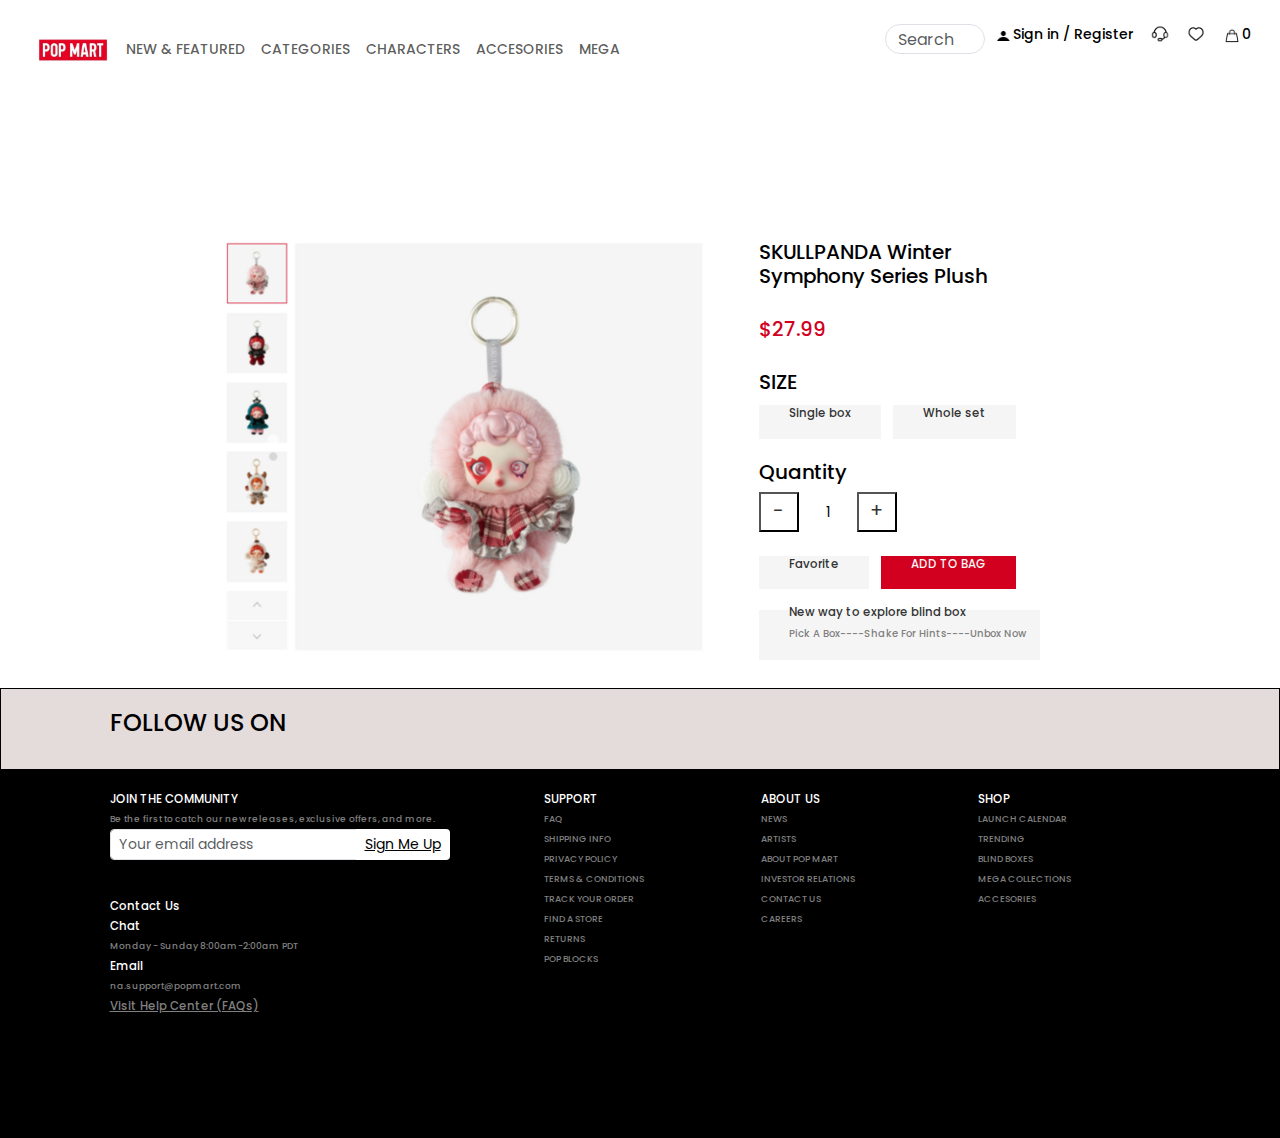
<file: story.html>
<html>

<head>
    <!-- Latest compiled and minified CSS -->
    <link href="https://cdn.jsdelivr.net/npm/bootstrap@5.3.3/dist/css/bootstrap.min.css" rel="stylesheet">

    <!-- Latest compiled JavaScript -->
    <script src="https://cdn.jsdelivr.net/npm/bootstrap@5.3.3/dist/js/bootstrap.bundle.min.js"></script>
    <meta charset="utf-8">
    <meta http-equiv="X-UA-Compatible" content="IE=edge">
    <title>POP MART (home) </title>
    <link rel="icon" type="image/x-icon" href="images/headic.png">
    <meta name="description" content="">
    <meta name="viewport" content="width=device-width, initial-scale=1">
    <link rel="stylesheet" href="company.css">
    <link rel="preconnect" href="https://fonts.googleapis.com">
    <link rel="preconnect" href="https://fonts.gstatic.com" crossorigin>
    <link
        href="https://fonts.googleapis.com/css2?family=Poppins:ital,wght@0,100;0,200;0,300;0,400;0,500;0,600;0,700;0,800;0,900;1,100;1,200;1,300;1,400;1,500;1,600;1,700;1,800;1,900&display=swap"
        rel="stylesheet">
</head>

<body class="poppins">
    <nav class="navbar navbar-expand-sm" style="height: 100px;">
        <div class="container-fluid">
            <a class="navbar-brand" href="javascript:void(0)"><a href="index.html"><img src="icon.webp"
                        style="width: 90px;"></a></a>
            <button class="navbar-toggler" type="button" data-bs-toggle="collapse" data-bs-target="#mynavbar">
                <span class="navbar-toggler-icon"></span>
            </button>
            <div class="collapse navbar-collapse" id="mynavbar">
                <div class="col-sm-8">
                    <ul class="navbar-nav me-auto">
                        <li class="nav-item">
                            <a class="nav-link" href="javascript:void(0)">NEW & FEATURED</a>
                        </li>
                        <li class="nav-item">
                            <a class="nav-link" href="javascript:void(0)">CATEGORIES</a>
                        </li>
                        <li class="nav-item">
                            <a class="nav-link" href="javascript:void(0)">CHARACTERS</a>
                        </li>
                        <li class="nav-item">
                            <a class="nav-link" href="javascript:void(0)">ACCESORIES</a>
                        </li>
                        <li class="nav-item">
                            <a class="nav-link" href="javascript:void(0)">MEGA</a>
                        </li>
                    </ul>
                </div>
                <div>
                    <form class="d-flex">
                        <input class="form-control me-2" type="text" placeholder="Search"
                            style="width:100px; height:30px;" id="search">
                        <div class="icons">
                            <p><img src="images/user.png" class="icon"><a href="member.html">Sign in / Register</a></p>
                            <p><img src="images/service.webp" class="icon"></p>
                            <p><img src="images/heart.png" class="icon"></p>
                            <p><img src="images/bag.png" class="icon">0</p>
                        </div>
                    </form>
                </div>
            </div>
        </div>
    </nav>

    <div class="container-fluid">
        <div class="row">
            <div class="col-sm-2"></div>
            <div class="col-sm-5">
                <img src="images/productpic (1).png">
            </div>
            <div class="col-sm-3">
                <h5>SKULLPANDA Winter Symphony Series Plush</h5>
                <br>
                <h5 class="price">$27.99</h5>
                <br>
                <h5>SIZE</h5>
                <div id="sizeoptions">
                    <div class="size-option">
                        <p>Single box</p>
                    </div>
                    <div class="size-option">
                        <p>Whole set</p>
                    </div>
                </div>
                <br>
                <h5>Quantity</h5>
                <div clss="quantity-option">
                    <button class="quantity-btn" id="decrease">-</button>
                    <input type="text" id="quantityinput" value="1">
                    <button class="quantity-btn" id="increase">+</button>
                </div>
                <br>
                <div id="bagoptions">
                    <div class="favorite">
                        <p>Favorite</p>
                    </div>
                    <div class="addbag">
                        <p>ADD TO BAG</p>
                    </div>
                </div>
                <br>
                <div>
                    <div class="pick">
                        <p>New way to explore blind box</p>
                        <p class="gstext2">Pick A Box----Shake For Hints----Unbox Now</p>
                    </div>
                </div>
            </div>
            <div class="col-sm-2"></div>
        </div>
    </div>

    <script>
        document.querySelectorAll('.size-option').forEach(option => {
            option.addEventListener('click', () => {
                document.querySelectorAll('.size-option').forEach(opt => opt.classList.remove(
                    'active'));
                option.classList.add('active');
            });
        });

        const input = document.getElementById("quantityinput");
        const inc = document.getElementById("increase");
        const dec = document.getElementById("decrease");

        inc.addEventListener("click", () => {
            input.value = parseInt(input.value) + 1;
        });

        dec.addEventListener("click", () => {
            if (parseInt(input.value) > 1) {
                input.value = parseInt(input.value) - 1;
            }
        });
    </script>

    <br>
    <br>
    <br>
    <br>
    <br>
    <br>
    <br>
    <br>
    <br>
    <br>
    <br>
    <br>
    <br>
    <br>
    <br>
    <br>
    <br>
    <br>
    <br>
    <br>
    <br>
    <br>
    <br>
    <br>
    <br>
    <br>
    <br>
    <br>
    <div class=" footer">
        <div class="beige">
            <div class="row">
                <div class="col-sm-1"></div>
                <div class="col-sm-2">
                    <h4>FOLLOW US ON</h4>
                </div>
                <div class="col-sm-9"></div>
            </div>
        </div>
        <div class="black">
            <div class="row">
                <div class="col-sm-1"></div>
                <div class="col-sm-3">
                    <p>JOIN THE COMMUNITY</p>
                    <br>
                    <p class="gstext">Be the first to catch our new releases, exclusive offers, and more.</p>
                    <br>
                    <br>
                    <div class="input-group mb-3 input-group-sm">
                        <input type="text" class="form-control" placeholder="Your email address">
                        <button class="btn btn-basic sign" type="submit">Sign Me Up</button>
                    </div>
                    <p>Contact Us</p>
                    <br>
                    <div class="box1">
                        <p class="chat1">Chat</p>
                        <br>
                        <p class="gstext">Monday - Sunday 8:00am-2:00am PDT</p>
                    </div>
                    <br>
                    <div class="box2">
                        <p class="email1">Email</p>
                        <br>
                        <p class="gstext">na.support@popmart.com</p>
                    </div>
                    <br>
                    <p class="gstext1">Visit Help Center (FAQs)</p>
                </div>
                <div class="col-sm-1"></div>
                <div class="col-sm-2">
                    <p>SUPPORT</p>
                    <br>
                    <p class="gstext">FAQ</p>
                    <br>
                    <p class="gstext">SHIPPING INFO</p>
                    <br>
                    <p class="gstext">PRIVACY POLICY</p>
                    <br>
                    <p class="gstext">TERMS & CONDITIONS</p>
                    <br>
                    <p class="gstext">TRACK YOUR ORDER</p>
                    <br>
                    <p class="gstext">FIND A STORE</p>
                    <br>
                    <p class="gstext">RETURNS</p>
                    <br>
                    <p class="gstext">POP BLOCKS</p>
                </div>
                <div class="col-sm-2">
                    <p>ABOUT US</p>
                    <br>
                    <p class="gstext">NEWS</p>
                    <br>
                    <p class="gstext">ARTISTS</p>
                    <br>
                    <p class="gstext">ABOUT POP MART</p>
                    <br>
                    <p class="gstext">INVESTOR RELATIONS</p>
                    <br>
                    <p class="gstext">CONTACT US</p>
                    <br>
                    <p class="gstext">CAREERS</p>
                </div>
                <div class="col-sm-2">
                    <p>SHOP</p>
                    <br>
                    <p class="gstext">LAUNCH CALENDAR</p>
                    <br>
                    <p class="gstext">TRENDING</p>
                    <br>
                    <p class="gstext">BLIND BOXES</p>
                    <br>
                    <p class="gstext">MEGA COLLECTIONS</p>
                    <br>
                    <p class="gstext">ACCESORIES</p>
                </div>
                <div class="col-sm-1"></div>
            </div>
        </div>
    </div>
</body>

</html>
</file>
<file: company.css>
/* for home.html */
.poppins {
    font-family: "Poppins", sans-serif;
    font-weight: 500;
    font-style: normal;
    font-size: 14px;
    color: black;
}

.icons {
    display: flex;
    list-style: none;
    gap: 1rem;
}

.container-fluid {
    margin: 0;
    position: absolute;
    top: 50%;
    -ms-transform: translateY(-50%);
    transform: translateY(-50%);
}

.nav {
    list-style-type: none;
    padding: 0;
    margin: 0;
    display: flex;
    justify-content: center;
}

.nav-item1 {
    margin: 0 10px;
    width: 20%;
    display: inline-block;
}

.border {
    padding-top: 20px;
    padding-bottom: 20px;
    padding-left: 20px;
}

.card-title {
    font-size: smaller;
}

.card-text {
    font-size: smaller;
}

.row {
    display: flex;
    flex-wrap: wrap;
}

.card {
    display: flex;
    flex-direction: column;
    height: 100%;
}

.card {
    transition: box-shadow 0.3s ease;
    border-radius: 10px;
    box-shadow: 0px 4px 10px rgba(0, 0, 0, 0.1);
}

.card-img-wrapper {
    overflow: hidden;
    position: relative;
    border-radius: 10px;
}

.card-img-wrapper img {
    transition: transform 0.3s ease;
    width: 100%;
    height: auto;
}

.card:hover .card-img-wrapper img {
    transform: scale(1.2);
}

.card:hover {
    box-shadow: 0px 10px 20px rgba(0, 0, 0, 0.2);
}

.more {
    background-color: #d2001e;
    font-size: 13px;
    padding: 6px 20px;
    border: none;
    color: white;
    text-decoration: none;
    transition: background-color 0.3s ease;
    border-radius: 0%;
}

.more:hover {
    background-color: #d2001e;
    font-size: 13px;
    padding: 6px 20px;
    border: none;
    color: white;
    text-decoration: none;
    transition: background-color 0.3s ease;
    border-radius: 0%;
}

nav ul li a {
    text-decoration: none;
    color: black;
}

.icon {
    max-width: 20px;
    max-height: 20px;
}

#search {
    border-radius: 200px;
}

.icons a {
    text-decoration: none;
    color: black;
}

.header {
    justify-content: center;
    text-align: center;
    font-size: 20px;
}

.original {
    text-align: left;
}

.btn1 {
    background-color: white;
    height: 35px;
    justify-content: left;
}

.form-control {
    justify-content: center;
    display: flex;
    align-items: center;
}

.countries {
    margin-top: 60px;
    border-width: 2px;
    color: black;
}

.email {
    border-radius: 0px;
    border-width: 2px;
    color: black;
    border-color: black;
}

.continue {
    background-color: black;
    color: white;
}

.continue:hover {
    background-color: black;
    color: white;
}

.footer {
    background: black;
    color: white;
    height: 450px;
    text-align: center;
    justify-content: center;
    padding: 1px;
}

.footer h4 {
    margin-top: 20px;
    color: black;
    text-align: left;
    position: absolute;
}

.footer .beige {
    background-color: #e4dbdb;
    width: 100%;
    height: 80px;
}

.footer .black {
    background-color: black;
    width: 100%;
    line-height: 20px;
}

.footer p {
    margin-top: 20px;
    color: white;
    text-align: left;
    position: absolute;
    font-size: smaller;
}

.footer .gstext {
    margin-top: 20px;
    color: gray;
    text-align: left;
    position: absolute;
    font-size: xx-small;
}

.footer .gstext1 {
    margin-top: 20px;
    color: gray;
    text-align: left;
    position: absolute;
    font-size: smaller;
    text-decoration: underline;
}


.input-group {
    width: 340px;
    margin-bottom: 10px;
}

.sign {
    background-color: white;
    color: black;
    text-decoration: underline;
    font-size: xx-small;
}

.sign:hover {
    background-color: white;
    color: black;
    text-decoration: underline;
    font-size: xx-small;
}


.continue {
    background-color: black;
    color: white;
    border-radius: 0%;
}

.continue:hover {
    background-color: darkslategrey;
    color: white;
    border-radius: 0%;
}

.price {
    color: #d2001e;
}

.size-option {
    display: inline-block;
    padding-left: 30px;
    padding-right: 30px;
    padding-top: none;
    padding-bottom: none;
    border: none;
    background-color: #f5f5f5;
    color: #333;
    font-size: 0.95rem;
    margin-right: 0.5rem;
    cursor: pointer;
    transition: all 0.2s ease-in-out;
    user-select: none;
    font-size: smaller;
}

.size-option.active {
    border: #333;
}

.quantity-option {
    display: flex;
    align-items: center;
    max-width: 140px;
    border: 1px solid #ccc;
    border-radius: 6px;
    overflow: hidden;
}

.quantity-btn {
    background-color: white;
    width: 40px;
    height: 40px;
    font-size: 1.2rem;
    color: #333;
    cursor: pointer;
    transition: background-color 0.2s ease;
}

#quantityinput {
    width: 50px;
    text-align: center;
    border: none;
    outline: none;
}

.favorite {
    display: inline-block;
    padding-left: 30px;
    padding-right: 30px;
    padding-top: none;
    padding-bottom: none;
    border: none;
    background-color: #f5f5f5;
    color: #333;
    font-size: 0.95rem;
    margin-right: 0.5rem;
    cursor: pointer;
    transition: all 0.2s ease-in-out;
    user-select: none;
    font-size: smaller;
}

.addbag {
    display: inline-block;
    padding-left: 30px;
    padding-right: 30px;
    padding-top: none;
    padding-bottom: none;
    border: none;
    background-color: #d2001e;
    color: #f5f5f5;
    font-size: 0.95rem;
    margin-right: 0.5rem;
    cursor: pointer;
    transition: all 0.2s ease-in-out;
    user-select: none;
    font-size: smaller;
}

.gstext2 {
    margin-top: 0px;
    color: gray;
    text-align: left;
    position: absolute;
    font-size: x-small;
}

.pick {
    line-height: 5px;
    display: inline-block;
    padding-left: 30px;
    padding-right: 30px;
    padding-top: none;
    padding-bottom: none;
    border: none;
    background-color: #f5f5f5;
    color: #333;
    font-size: 0.95rem;
    margin-right: 0.5rem;
    cursor: pointer;
    transition: all 0.2s ease-in-out;
    user-select: none;
    font-size: smaller;
    height: 50px;
    width: 95%;
    align-items: center;
    justify-content: center;
}
</file>
